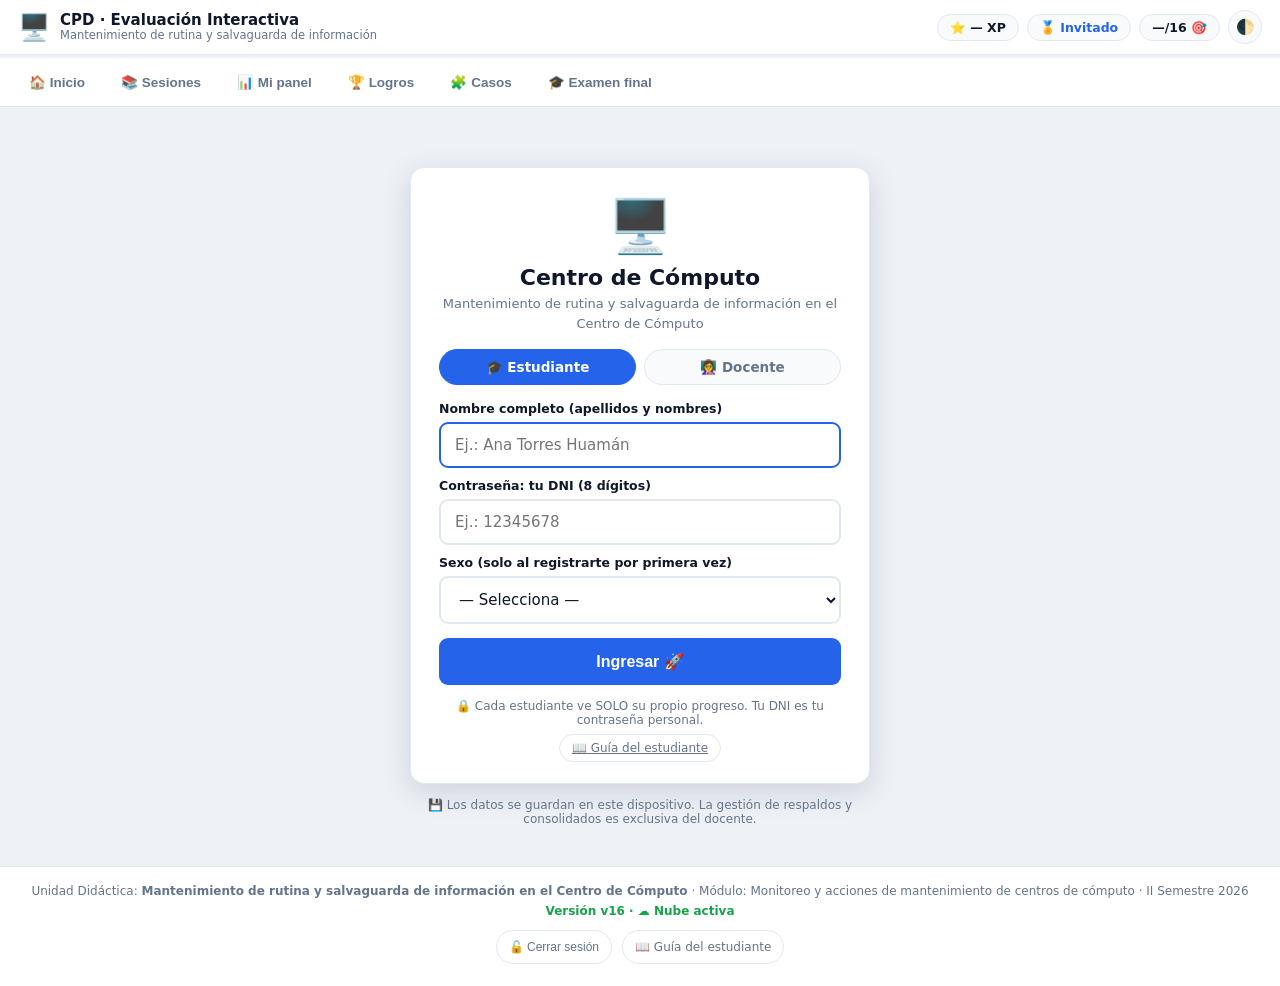
<file: index.html>
<!DOCTYPE html>
<html lang="es">
<head>
  <meta charset="UTF-8">
  <meta name="viewport" content="width=device-width, initial-scale=1.0">
  <meta name="description" content="Plataforma interactiva de evaluación del módulo: Mantenimiento de rutina y salvaguarda de información en el Centro de Cómputo. 16 sesiones con repaso ilustrado, retos gamificados y examen final con exportación a PDF.">
  <title>CPD · Mantenimiento de Rutina y Salvaguarda de Información</title>
  <link rel="stylesheet" href="css/styles.css?v=19">
  <script>
    // diagnóstico visible de errores de ejecución
    window.addEventListener('error', function (e) {
      try {
        var el = document.getElementById('errBanner');
        if (!el) {
          el = document.createElement('div');
          el.id = 'errBanner';
          el.style.cssText = 'position:fixed;bottom:0;left:0;right:0;z-index:99999;background:#7f1d1d;color:#fff;padding:10px 14px;font:12px/1.5 monospace;white-space:pre-wrap;';
          document.body.appendChild(el);
        }
        var det = (e.error && e.error.stack) ? ('\n' + e.error.stack) : '';
        el.textContent = '⚠ Error de ejecución: ' + (e.message || 'desconocido') + det + '\nFuente: ' + (e.filename || '—') + ' · Línea ' + (e.lineno || '—');
      } catch (ex) { /* silencioso */ }
    });
  </script>
</head>
<body>

  <header class="topbar">
    <div class="brand">
      <span class="brand-icon">🖥️</span>
      <span class="brand-text">
        <strong>CPD · Evaluación Interactiva</strong>
        <small>Mantenimiento de rutina y salvaguarda de información</small>
      </span>
    </div>
    <div class="hud">
      <div class="pill" title="Puntos de experiencia">⭐ <span id="xpVal">0</span> XP</div>
      <div class="pill lv" title="Tu nivel">🏅 <span id="lvName">Auxiliar</span></div>
      <div class="pill" title="Sesiones completadas"><span id="doneVal">0</span>/16 🎯</div>
      <button id="themeBtn" class="icon-btn" title="Cambiar tema claro/oscuro">🌓</button>
    </div>
  </header>

  <nav class="tabs" id="tabs" aria-label="Navegación principal">
    <button class="tab active" data-view="inicio">🏠 <span>Inicio</span></button>
    <button class="tab" data-view="sesiones">📚 <span>Sesiones</span></button>
    <button class="tab" data-view="panel">📊 <span>Mi panel</span></button>
    <button class="tab" data-view="logros">🏆 <span>Logros</span></button>
    <button class="tab" data-view="casos">🧩 <span>Casos</span></button>
    <button class="tab" data-view="examen">🎓 <span>Examen final</span></button>
  </nav>

  <main id="app" aria-live="polite"></main>

  <footer class="footer">
    <p>Unidad Didáctica: <strong>Mantenimiento de rutina y salvaguarda de información en el Centro de Cómputo</strong>
      · Módulo: Monitoreo y acciones de mantenimiento de centros de cómputo · II Semestre 2026
      <br><span style="color:var(--good);font-weight:700">Versión v16 · ☁️ Nube activa</span></p>
    <p class="footer-actions">
      <button id="btnLogout" class="link-btn">🔓 Cerrar sesión</button>
      <a class="link-btn" href="guia.html" style="text-decoration:none">📖 Guía del estudiante</a>
    </p>
  </footer>

  <div id="modalRoot" hidden></div>
  <div id="toastRoot" class="toast-root"></div>
  <div id="printArea" aria-hidden="true"></div>

  <script src="js/data1.js?v=19"></script>
  <script src="js/data2.js?v=19"></script>
  <script src="js/data3.js?v=19"></script>
  <script src="js/data4.js?v=19"></script>
  <script src="js/data5.js?v=19"></script>
  <script src="js/data6.js?v=19"></script>
  <script src="js/xlsx.js?v=19"></script>
  <script src="js/config.js?v=19"></script>
  <script src="js/app.js?v=19"></script>
</body>
</html>
</file>
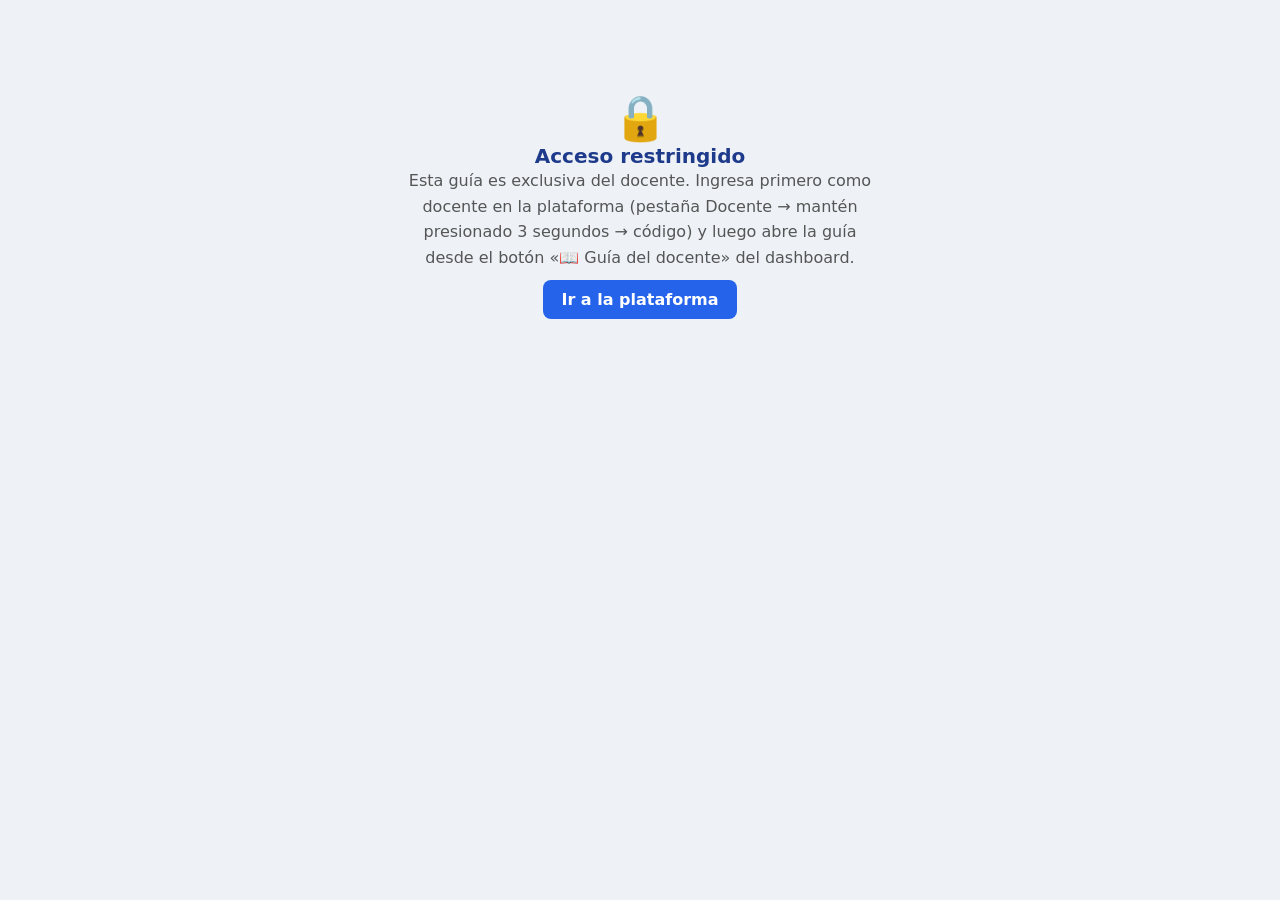
<file: guia-docente.html>
<!DOCTYPE html>
<html lang="es">
<head>
  <meta charset="UTF-8">
  <meta name="viewport" content="width=device-width, initial-scale=1.0">
  <title>Guía del docente — CPD · Evaluación Interactiva</title>
  <link rel="stylesheet" href="css/styles.css?v=7">
  <script>
    // Acceso restringido: solo se muestra si el docente ya ingresó su código
    (function () {
      var ok = false;
      try { ok = localStorage.getItem('cpd_teacher_open') === '1'; } catch (e) { /* ignorar */ }
      if (!ok) {
        document.addEventListener('DOMContentLoaded', function () {
          document.body.innerHTML =
            '<main style="max-width:520px;margin:8vh auto;padding:20px;font-family:Segoe UI,system-ui,sans-serif;text-align:center">' +
            '<div style="font-size:44px">🔒</div>' +
            '<h1 style="font-size:20px;color:#1e3a8a">Acceso restringido</h1>' +
            '<p style="color:#555;line-height:1.6">Esta guía es exclusiva del docente. Ingresa primero como docente en la plataforma (pestaña Docente → mantén presionado 3 segundos → código) y luego abre la guía desde el botón «📖 Guía del docente» del dashboard.</p>' +
            '<a href="index.html" style="display:inline-block;margin-top:10px;padding:10px 18px;background:#2563eb;color:#fff;border-radius:8px;text-decoration:none;font-weight:700">Ir a la plataforma</a>' +
            '</main>';
        });
      }
    })();
  </script>
  <style>
    .guide-wrap { max-width: 860px; margin: 0 auto; }
    .guide-hero { background: linear-gradient(135deg, #7c3aed, #5b21b6); color: #fff; border-radius: var(--radius); padding: 26px; margin: 18px 0; }
    .guide-hero h1 { font-size: 24px; margin-bottom: 6px; }
    .guide-hero p { font-size: 13.5px; opacity: .95; line-height: 1.6; }
    .g-toc { list-style: none; display: grid; grid-template-columns: repeat(auto-fit, minmax(240px, 1fr)); gap: 8px; }
    .g-toc a { display: block; padding: 9px 12px; border: 1px solid var(--border); border-radius: var(--radius-sm); text-decoration: none; color: var(--text); font-size: 13px; background: var(--card); }
    .g-toc a:hover { border-color: var(--primary); color: var(--primary); }
    .g-section { background: var(--card); border: 1px solid var(--border); border-radius: var(--radius); padding: 20px; margin: 14px 0; box-shadow: var(--shadow); }
    .g-section h2 { font-size: 18px; color: #1F4E79; margin-bottom: 10px; padding-bottom: 8px; border-bottom: 2px solid var(--primary-soft); }
    .g-section h3 { font-size: 15px; margin: 14px 0 6px; }
    .g-section p, .g-section li { font-size: 13.5px; line-height: 1.65; color: var(--text); }
    .g-section ul, .g-section ol { margin: 6px 0 6px 20px; }
    .g-code { display: inline-block; background: var(--primary-soft); color: var(--primary-dark); font-weight: 800; padding: 2px 10px; border-radius: 8px; font-family: Consolas, monospace; letter-spacing: 1px; }
    .g-note { background: var(--accent-soft); border: 1px dashed var(--accent); border-radius: var(--radius-sm); padding: 10px 14px; font-size: 13px; margin: 10px 0; line-height: 1.6; }
    .g-note strong { color: var(--gold); }
    .g-back { display: inline-flex; align-items: center; gap: 6px; margin: 18px 0 0; color: var(--primary); text-decoration: none; font-weight: 700; font-size: 14px; }
    .g-table { width: 100%; border-collapse: collapse; font-size: 12.5px; margin: 10px 0; }
    .g-table th, .g-table td { border: 1px solid var(--border); padding: 7px 9px; text-align: left; vertical-align: top; }
    .g-table th { background: var(--primary-soft); color: var(--primary-dark); }
  </style>
</head>
<body>
  <main class="guide-wrap">
    <a class="g-back" href="index.html">← Volver a la plataforma</a>

    <div class="guide-hero">
      <h1>👩‍🏫 Guía del docente</h1>
      <p>Control y monitoreo de la evaluación — Unidad Didáctica «Mantenimiento de rutina y salvaguarda de información en el Centro de Cómputo». Este documento es de uso exclusivo del docente: contiene el código de acceso.</p>
    </div>

    <div class="card">
      <h2 style="font-size:16px;color:#1F4E79;margin-bottom:10px">📑 Contenido</h2>
      <ul class="g-toc">
        <li><a href="#s1">1. Acceso docente</a></li>
        <li><a href="#s2">2. Dashboard: métricas generales</a></li>
        <li><a href="#s3">3. Cuadro estadístico</a></li>
        <li><a href="#s4">4. Promedio por sesión</a></li>
        <li><a href="#s5">5. Tabla de notas</a></li>
        <li><a href="#s6">6. Exportaciones (PDF · XLSX · base)</a></li>
        <li><a href="#s7">7. Unificar equipos</a></li>
        <li><a href="#s8">8. Reglas de evaluación</a></li>
        <li><a href="#s9">9. Preguntas frecuentes</a></li>
      </ul>
    </div>

    <div class="g-section" id="s1">
      <h2>1. Acceso docente (doble barrera)</h2>
      <p>En la pantalla de acceso aparece la pestaña <strong>👩‍🏫 Docente</strong>. Para ingresar:</p>
      <ol>
        <li>Toca la pestaña <strong>Docente</strong>.</li>
        <li><strong>Mantén presionado el botón morado durante 3 segundos</strong> (verás una barra de progreso llenarse). Un clic normal no hace nada: evita accesos accidentales de estudiantes.</li>
        <li>Se abrirá la ventana del código: ingrésalo y pulsa «Ingresar».</li>
      </ol>
      <p>Código de docente:</p>
      <p style="text-align:center"><span class="g-code">MMXXVIMASTER</span></p>
      <div class="g-note"><strong>📖 Esta guía web solo se muestra dentro de la sesión del docente:</strong> no está disponible en la pantalla de acceso ni antes de ingresar el código (la página se bloquea si no hay sesión docente activa en este navegador).</div>
      <p><strong>Accesos alternos (equivalentes):</strong></p>
      <ul>
        <li><strong>URL directa:</strong> agrega <code>#/consolidado</code> a la dirección de la página y pulsa Enter.</li>
        <li><strong>Atajo de teclado:</strong> <kbd>Ctrl</kbd> + <kbd>Shift</kbd> + <kbd>D</kbd> en cualquier momento.</li>
      </ul>
      <div class="g-note"><strong>🔒 Confidencialidad:</strong> este código NO aparece en la guía del estudiante. <strong>Antes de publicar la web en internet, cambia el código</strong>: edita <code>teacherCode</code> en <code>js/app.js</code> (función <code>newDB</code>) y actualiza la versión <code>?v=</code> de los scripts en <code>index.html</code>.</div>
    </div>

    <div class="g-section" id="s2">
      <h2>2. Dashboard: métricas generales</h2>
      <p>Al ingresar verás el panel de control con 5 tarjetas:</p>
      <ul>
        <li><strong>👥 Estudiantes registrados</strong> (total en este equipo).</li>
        <li><strong>📊 Promedio final del curso / 20</strong> (promedio de los promedios finales de todos los estudiantes).</li>
        <li><strong>✅ Aprobados (≥ 14)</strong> con cantidad y porcentaje.</li>
        <li><strong>⚠️ Desaprobados</strong> con cantidad y porcentaje.</li>
        <li><strong>⏳ Pendientes</strong> (sin evaluaciones) con cantidad y porcentaje.</li>
      </ul>
    </div>

    <div class="g-section" id="s3">
      <h2>3. Cuadro estadístico de estudiantes</h2>
      <p>Tabla con <strong>números y porcentajes</strong> de:</p>
      <table class="g-table">
        <tr><th>Indicador</th><th>Qué mide</th></tr>
        <tr><td>✅ Aprobados</td><td>Promedio final ≥ 14</td></tr>
        <tr><td>❌ Desaprobados</td><td>Con evaluaciones, promedio final &lt; 14</td></tr>
        <tr><td>⏳ Pendientes</td><td>Sin ninguna sesión rendida</td></tr>
        <tr><td>🏁 Terminados</td><td>Rindieron las 16 sesiones</td></tr>
        <tr><td>👨 Hombres / 👩 Mujeres</td><td>Según el sexo registrado al ingresar por primera vez</td></tr>
        <tr><td>❔ Sexo sin dato</td><td>Registros antiguos (antes de esta versión)</td></tr>
      </table>
    </div>

    <div class="g-section" id="s4">
      <h2>3B. Estadísticas generales por componente</h2>
      <p>Tabla con el rendimiento del curso en cada componente de evaluación:</p>
      <ul>
        <li><strong>📚 Sesiones</strong> (promedio de las 16): rendidos, promedio del curso, aprobados y % de aprobación.</li>
        <li><strong>🧩 Casos prácticos</strong>: rendidos, promedio, aprobados y % de aprobación.</li>
        <li><strong>🎓 Examen final</strong>: rendidos, promedio, aprobados y % de aprobación.</li>
      </ul>
      <p>Estos mismos datos van en la hoja «Resumen» del exportable XLSX.</p>
    </div>

    <div class="g-section" id="s4b">
      <h2>4. Promedio del curso por sesión</h2>
      <ul>
        <li>Barras con la <strong>nota promedio de cada sesión (S01–S16)</strong> entre todos los estudiantes que la rindieron.</li>
        <li>Colores de estado con leyenda: ✅ Aprobado (14–20) · ⚠️ Desaprobado (10–13.9) · ⛔ Crítico (0–9.9) · ▫️ Sin datos.</li>
        <li>Pasa el cursor sobre cada barra para ver cuántos estudiantes la rindieron.</li>
        <li>Ideal para detectar rápidamente qué temas requieren refuerzo en clase.</li>
      </ul>
    </div>

    <div class="g-section" id="s5">
      <h2>5. Tabla de notas</h2>
      <p>Una fila por estudiante con: <strong>nombre, DNI, sexo, nota de las 16 sesiones, promedio de sesiones, nota de casos prácticos, PROMEDIO FINAL, sesiones rendidas, examen final y estado</strong> (✅ Aprobado / ❌ Desaprobado / ⏳ Pendiente según el promedio final).</p>
      <ul>
        <li>La tabla se desplaza horizontalmente para ver todas las columnas.</li>
        <li><strong>🔍 Revisar</strong>: abre el detalle completo del estudiante — sus 16 notas de sesión con intentos, casos prácticos, examen final, XP y promedio final.</li>
        <li><strong>♻️ Eliminar resultados</strong>: borra las notas, intentos y XP del estudiante (pide confirmación) pero <strong>conserva su registro</strong> (nombre y DNI).</li>
        <li><strong>🗑️ Eliminar estudiante</strong>: elimina el registro completo (pide confirmación; es irreversible).</li>
        <li>El <strong>promedio final</strong> = (promedio de las 16 sesiones + nota de casos prácticos) ÷ 2.</li>
      </ul>
    </div>

    <div class="g-section" id="s5b">
      <h2>5B. Configuración de la evaluación</h2>
      <p>Tarjeta <strong>«⚙️ Configuración de la evaluación»</strong> del dashboard:</p>
      <ul>
        <li><strong>Nivel de evaluación</strong>: <strong>Básico</strong> (contenidos estándar), <strong>Intermedio</strong> y <strong>Avanzado</strong>. Cada nivel añade tarjetas de repaso y preguntas más exigentes a los 16 retos (los estudiantes ven la insignia del nivel en la sesión y en el repaso).</li>
        <li><strong>Intentos por reto / de casos / del examen</strong>: personalizables de 1 a 10.</li>
        <li>Pulsa <strong>«💾 Guardar configuración»</strong>. Aplica a todos los estudiantes de este equipo.</li>
      </ul>
    </div>

    <div class="g-section" id="s6">
      <h2>5C. Importar evidencias de Classroom</h2>
      <p>Cada estudiante entrega como tarea en Classroom <strong>su Excel de notas</strong> (y sus PDF). Para consolidar:</p>
      <ol>
        <li>Descarga de Classroom los archivos <strong>.xlsx</strong> de los estudiantes.</li>
        <li>En el dashboard docente pulsa <strong>«📥 Importar Excel de estudiantes»</strong> y selecciona todos los archivos a la vez (se permite selección múltiple).</li>
        <li>La plataforma lee la hoja «Consolidado» de cada Excel y une las mejores notas por estudiante y sesión (identifica por DNI).</li>
        <li>Verás el consolidado general con <strong>orden de mérito</strong>: 1.° 🥇 · 2.° 🥈 · 3.° 🥉 según el promedio final.</li>
      </ol>
    </div>

    <div class="g-section" id="s6">
      <h2>6. Exportaciones</h2>
      <table class="g-table">
        <tr><th>Botón</th><th>Formato</th><th>Para qué sirve</th></tr>
        <tr><td>📄 Exportar consolidado PDF</td><td>PDF (horizontal)</td><td>Reporte imprimible con resumen estadístico y tabla completa.</td></tr>
        <tr><td>📊 Exportar consolidado XLSX</td><td>Excel real (.xlsx)</td><td>Hoja «Consolidado» con todas las notas + hoja «Resumen» con el cuadro estadístico. Se abre en Excel/LibreOffice/Sheets.</td></tr>
        <tr><td>💾 Exportar base (JSON)</td><td>JSON</td><td>Respaldo completo de TODOS los estudiantes del equipo.</td></tr>
        <tr><td>📥 Importar base</td><td>JSON</td><td>Fusiona bases de otros equipos conservando el mejor puntaje por sesión.</td></tr>
      </table>
    </div>

    <div class="g-section" id="s7">
      <h2>7. Unificar varios equipos (p. ej., las 12 PCs del taller)</h2>
      <ol>
        <li>En cada equipo, entra al dashboard docente y pulsa <em>«💾 Exportar base»</em>.</li>
        <li>Lleva los archivos al equipo principal.</li>
        <li>En el equipo principal pulsa <em>«📥 Importar base»</em> con cada archivo.</li>
        <li>Los estudiantes se fusionan por nombre y DNI, conservando el mejor puntaje de cada sesión.</li>
        <li>Exporta el consolidado final en <strong>XLSX o PDF</strong>.</li>
      </ol>
    </div>

    <div class="g-section" id="s8">
      <h2>7B. Sincronización en la nube (Google Sheets)</h2>
      <p>Con la nube configurada, cada vez que un estudiante <strong>termina</strong> un reto, los casos o el examen, su resultado se envía automáticamente a tu hoja de Google, sin importar en qué dispositivo trabaje.</p>
      <ol>
        <li>Sigue los pasos del archivo <code>APPS_SCRIPT_GOOGLE.txt</code> (crear hoja → pegar el código en Apps Script → implementar como «Aplicación web» con acceso «Cualquier persona»).</li>
        <li>Pega la URL (termina en <code>/exec</code>) en <code>js/config.js</code> y sube los archivos a GitHub.</li>
        <li>En el dashboard docente aparecerá el botón <strong>«🔄 Sincronizar nube»</strong>: trae todos los registros de la hoja y consolida la mejor nota por estudiante y sesión.</li>
      </ol>
      <div class="g-note"><strong>💡</strong> Los envíos van sin contraseñas (solo nombre, DNI, tipo y nota). No compartas la hoja con estudiantes; la URL pública solo permite escribir registros, no leer la hoja.</div>
    </div>

    <div class="g-section" id="s8">
      <h2>8. Reglas de evaluación configuradas</h2>
      <ul>
        <li><strong>Escala:</strong> notas de 00 a 20 · Nota mínima aprobatoria: <strong>14</strong>.</li>
        <li><strong>Reintentos:</strong> máximo <strong>3</strong> por reto de sesión, por casuísticas y por examen. Se registra el mejor intento.</li>
        <li><strong>Casuísticas:</strong> se desbloquean al rendir las 16 sesiones; 4 casos con razonamiento lógico y comprensión lectora; su nota promedia con las sesiones para el promedio final.</li>
        <li><strong>Formalidad:</strong> durante las evaluaciones está deshabilitado copiar/pegar y el menú contextual; los estudiantes no pueden exportar/importar/reiniciar su progreso (solo el docente gestiona respaldos).</li>
        <li><strong>Identidad:</strong> cada estudiante ingresa con nombre completo + DNI (8 dígitos) como contraseña; cada uno ve solo su progreso.</li>
      </ul>
    </div>

    <div class="g-section" id="s9">
      <h2>9. Preguntas frecuentes</h2>
      <h3>Un estudiante olvidó su DNI registrado</h3>
      <p>Se ve en la columna DNI de la tabla de notas; puedes eliminarlo y pedirle que se registre de nuevo (perdería su progreso) o decirle su DNI para que reingrese.</p>
      <h3>¿Dónde se guardan los datos?</h3>
      <p>En el navegador de cada equipo (localStorage). No se envían a ningún servidor: por eso es clave exportar la base periódicamente.</p>
      <h3>¿Cómo cambio el código de docente?</h3>
      <p>En <code>js/app.js</code>, función <code>newDB</code>, campo <code>teacherCode</code>. Luego actualiza la versión <code>?v=</code> de los scripts en <code>index.html</code>.</p>
      <h3>¿Cómo se publica en internet?</h3>
      <p>Sube la carpeta a un repositorio GitHub y activa <strong>Settings → Pages → main / root</strong>. Detalles en <code>README.md</code>.</p>
    </div>

    <a class="g-back" href="index.html">← Volver a la plataforma</a>
    <p style="text-align:center;color:var(--muted);font-size:12px;margin:20px 0 30px">CPD · Evaluación Interactiva · Documento exclusivo del docente · II Semestre 2026</p>
  </main>
</body>
</html>
</file>
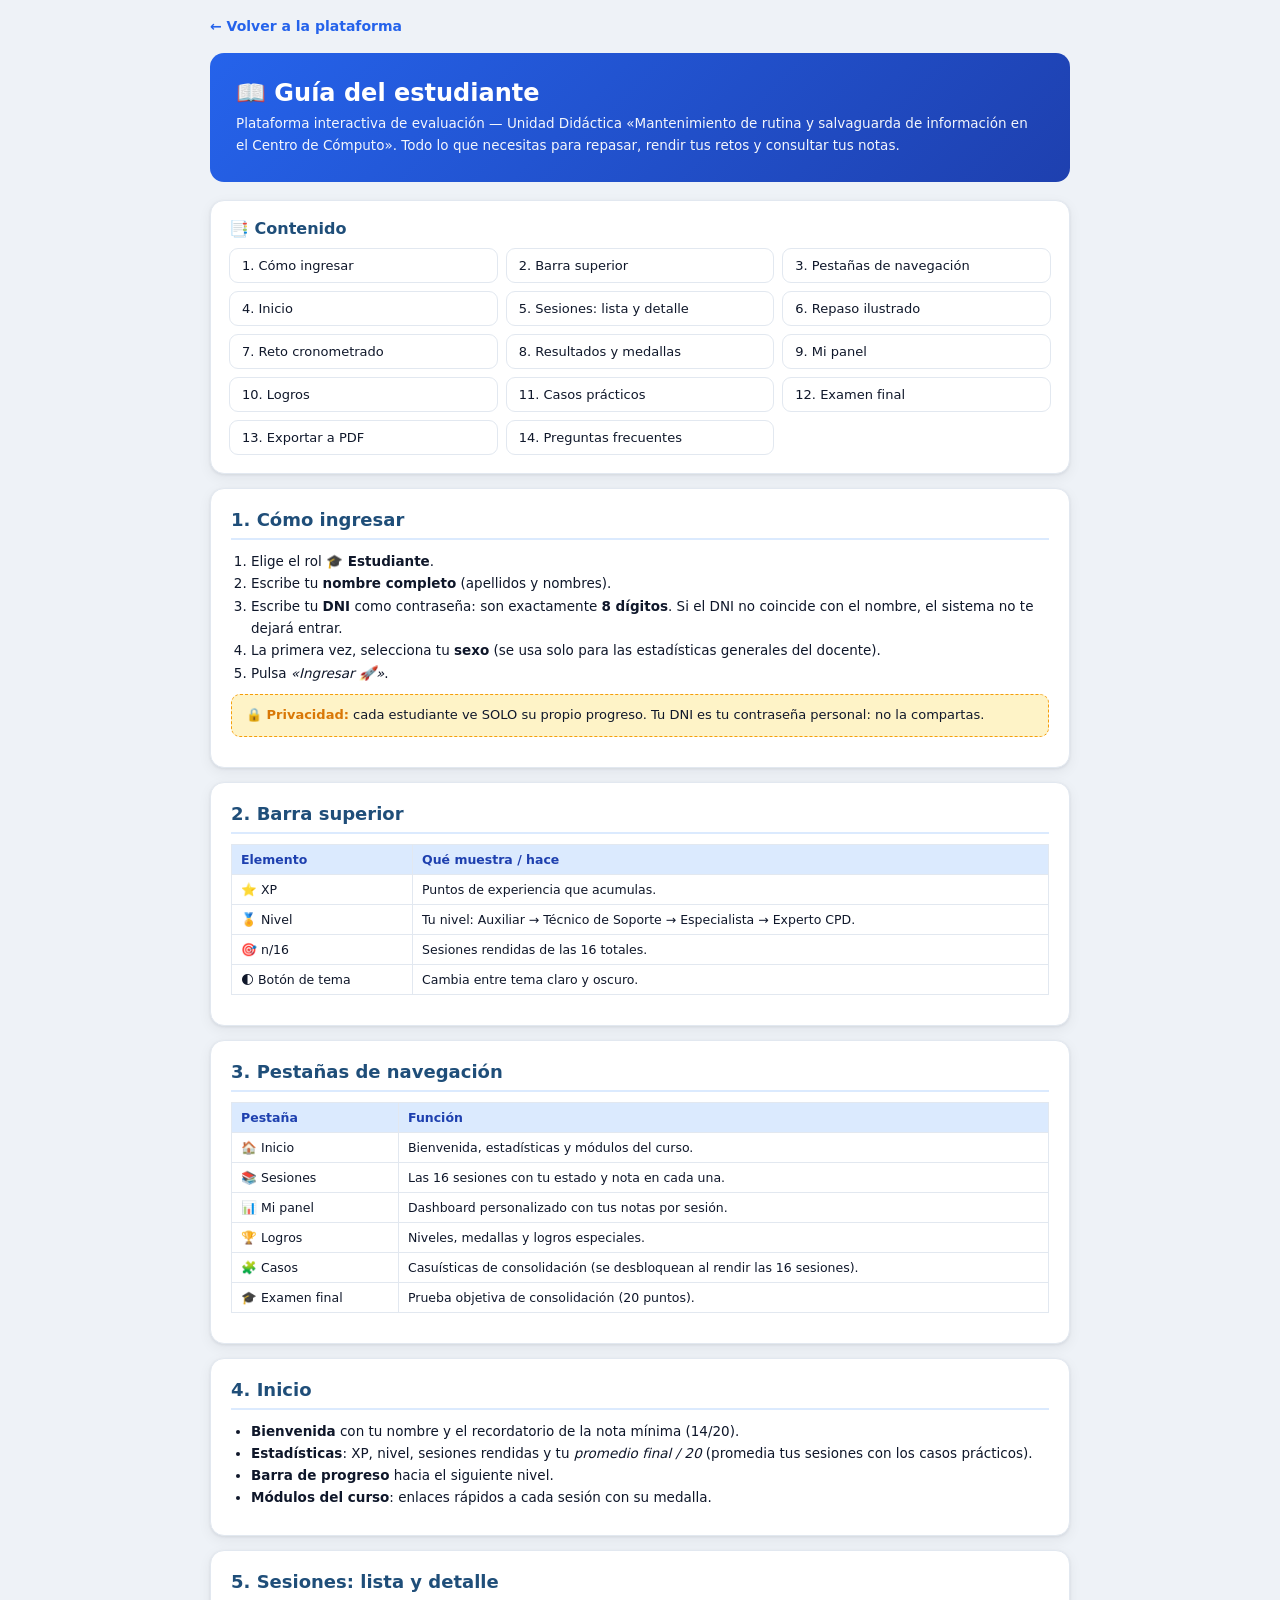
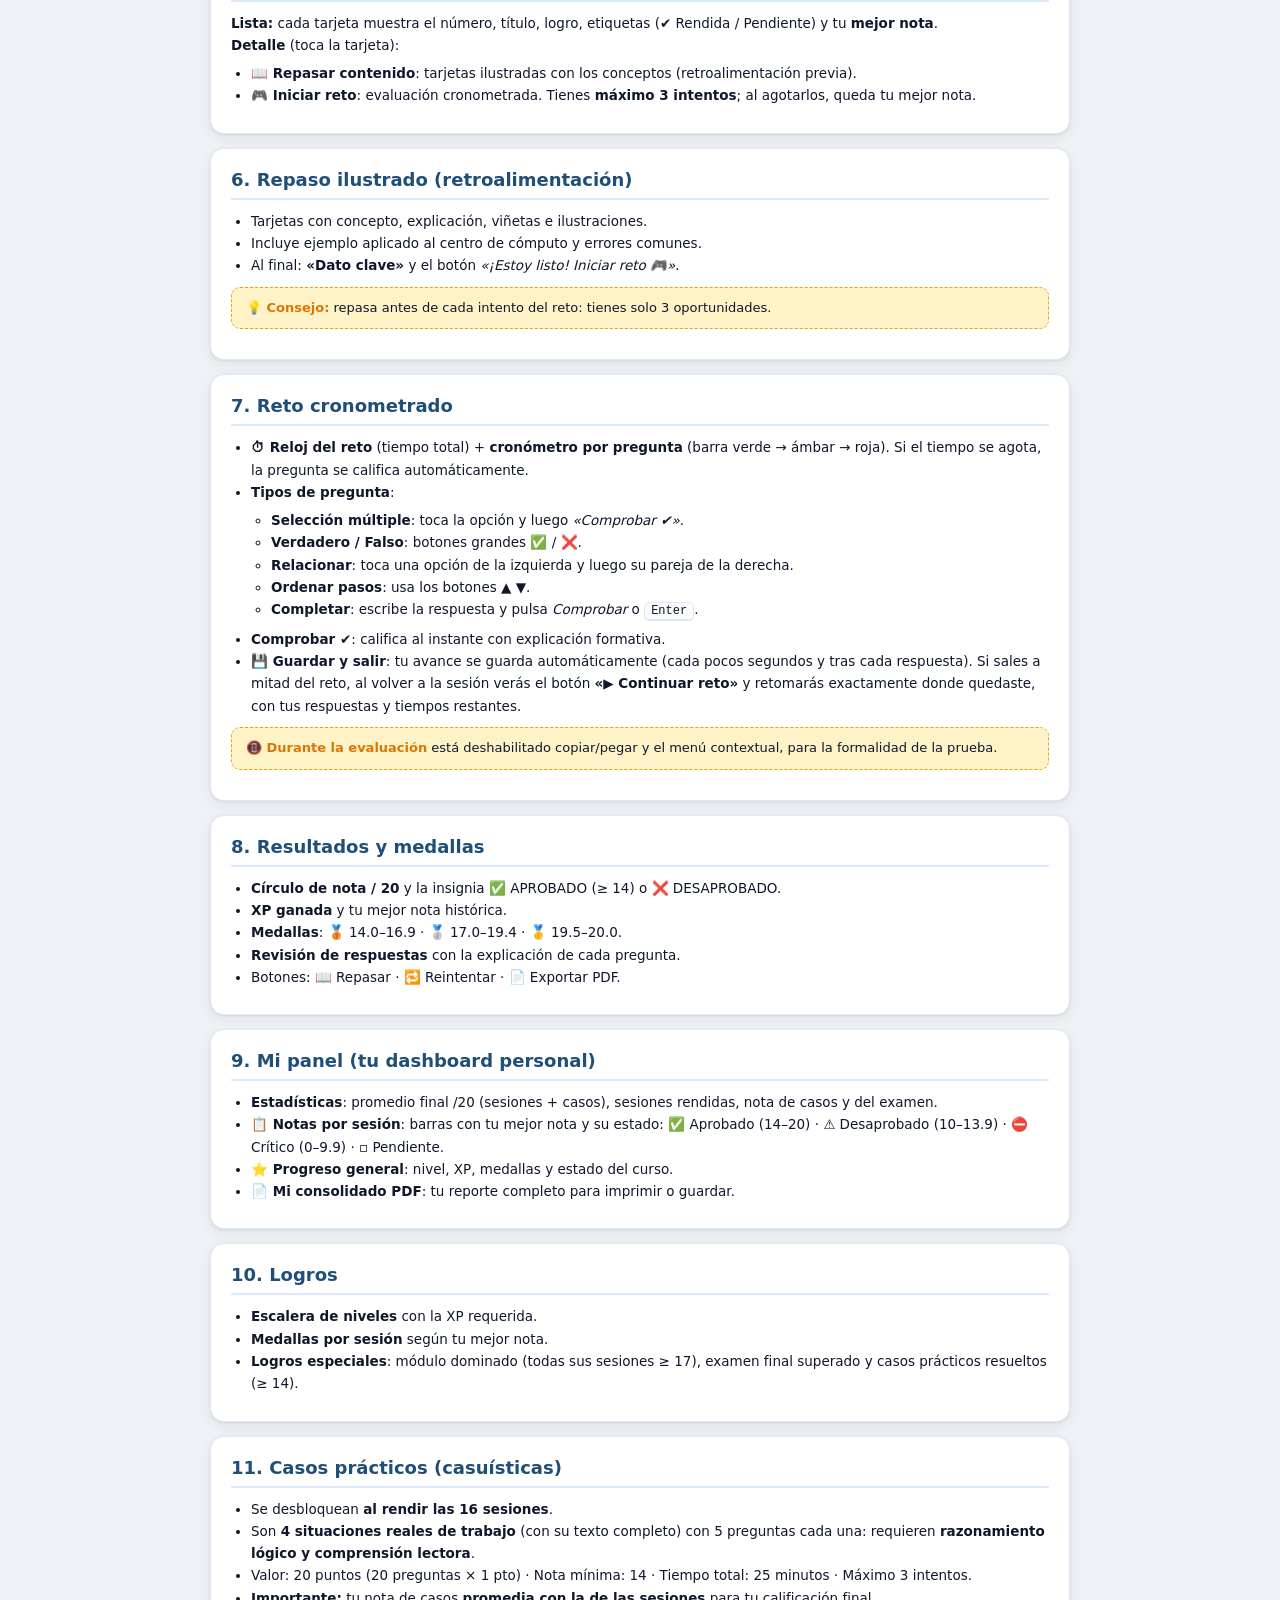
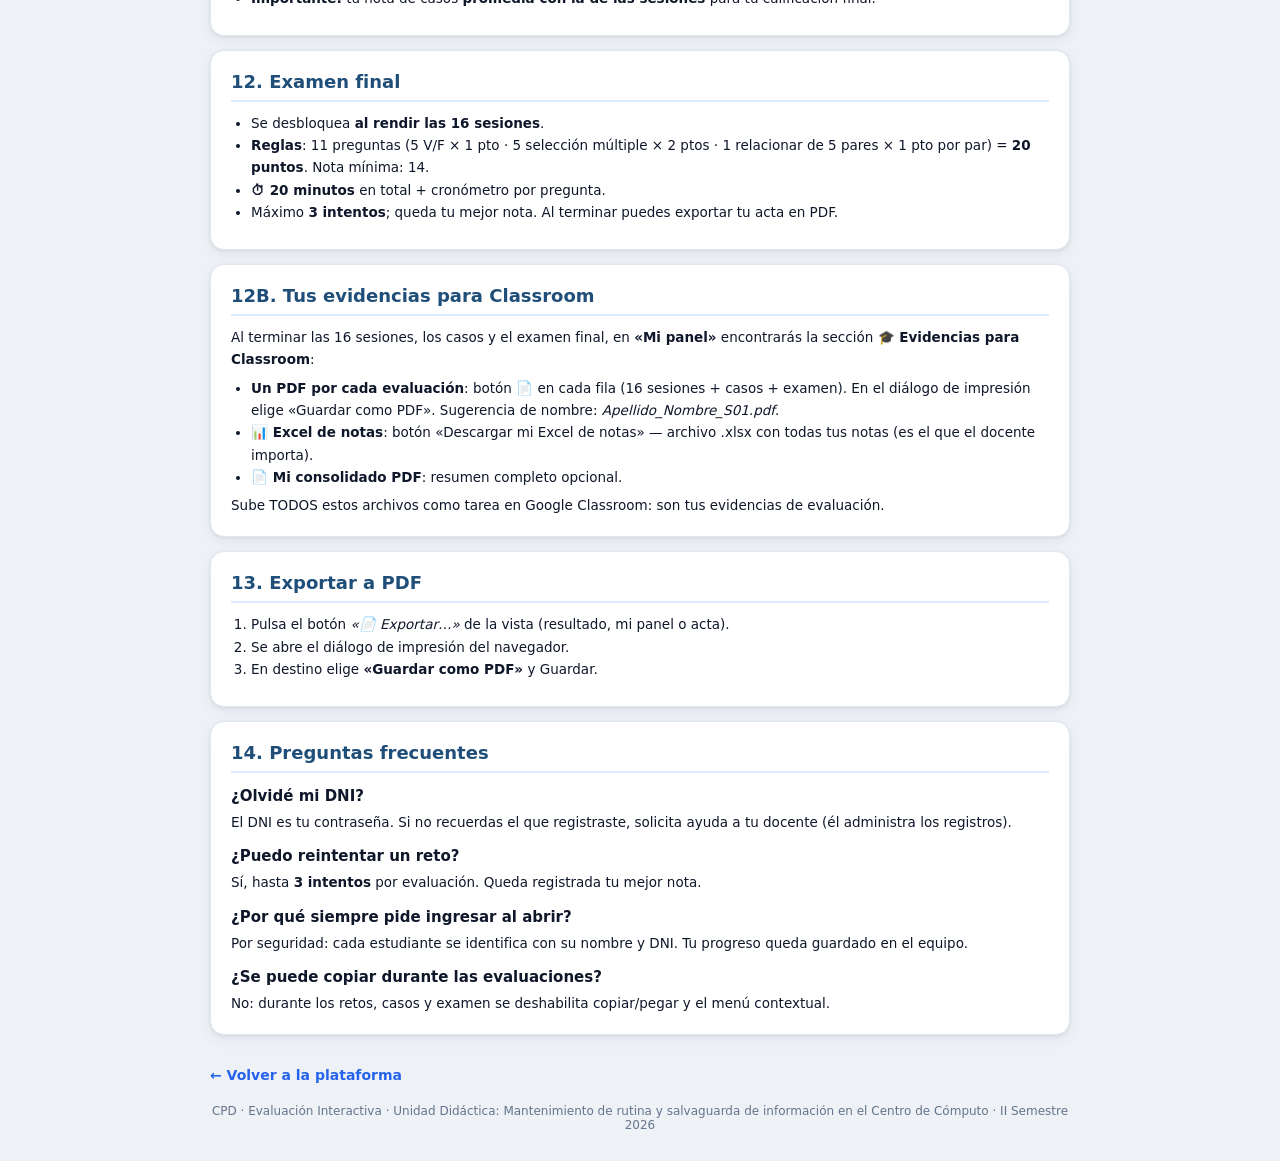
<file: guia.html>
<!DOCTYPE html>
<html lang="es">
<head>
  <meta charset="UTF-8">
  <meta name="viewport" content="width=device-width, initial-scale=1.0">
  <title>Guía del estudiante — CPD · Evaluación Interactiva</title>
  <link rel="stylesheet" href="css/styles.css?v=7">
  <style>
    .guide-wrap { max-width: 860px; margin: 0 auto; }
    .guide-hero { background: linear-gradient(135deg, #2563eb, #1e40af); color: #fff; border-radius: var(--radius); padding: 26px; margin: 18px 0; }
    .guide-hero h1 { font-size: 24px; margin-bottom: 6px; }
    .guide-hero p { font-size: 13.5px; opacity: .95; line-height: 1.6; }
    .g-toc { list-style: none; display: grid; grid-template-columns: repeat(auto-fit, minmax(240px, 1fr)); gap: 8px; }
    .g-toc a { display: block; padding: 9px 12px; border: 1px solid var(--border); border-radius: var(--radius-sm); text-decoration: none; color: var(--text); font-size: 13px; background: var(--card); }
    .g-toc a:hover { border-color: var(--primary); color: var(--primary); }
    .g-section { background: var(--card); border: 1px solid var(--border); border-radius: var(--radius); padding: 20px; margin: 14px 0; box-shadow: var(--shadow); }
    .g-section h2 { font-size: 18px; color: #1F4E79; margin-bottom: 10px; padding-bottom: 8px; border-bottom: 2px solid var(--primary-soft); }
    .g-section h3 { font-size: 15px; margin: 14px 0 6px; }
    .g-section p, .g-section li { font-size: 13.5px; line-height: 1.65; color: var(--text); }
    .g-section ul, .g-section ol { margin: 6px 0 6px 20px; }
    .g-note { background: var(--accent-soft); border: 1px dashed var(--accent); border-radius: var(--radius-sm); padding: 10px 14px; font-size: 13px; margin: 10px 0; line-height: 1.6; }
    .g-note strong { color: var(--gold); }
    .g-back { display: inline-flex; align-items: center; gap: 6px; margin: 18px 0 0; color: var(--primary); text-decoration: none; font-weight: 700; font-size: 14px; }
    .g-table { width: 100%; border-collapse: collapse; font-size: 12.5px; margin: 10px 0; }
    .g-table th, .g-table td { border: 1px solid var(--border); padding: 7px 9px; text-align: left; vertical-align: top; }
    .g-table th { background: var(--primary-soft); color: var(--primary-dark); }
    kbd { background: var(--bg-soft); border: 1px solid var(--border); border-bottom-width: 2px; border-radius: 5px; padding: 1px 6px; font-size: 12px; font-family: Consolas, monospace; }
  </style>
</head>
<body>
  <main class="guide-wrap">
    <a class="g-back" href="index.html">← Volver a la plataforma</a>

    <div class="guide-hero">
      <h1>📖 Guía del estudiante</h1>
      <p>Plataforma interactiva de evaluación — Unidad Didáctica «Mantenimiento de rutina y salvaguarda de información en el Centro de Cómputo». Todo lo que necesitas para repasar, rendir tus retos y consultar tus notas.</p>
    </div>

    <div class="card">
      <h2 style="font-size:16px;color:#1F4E79;margin-bottom:10px">📑 Contenido</h2>
      <ul class="g-toc">
        <li><a href="#s1">1. Cómo ingresar</a></li>
        <li><a href="#s2">2. Barra superior</a></li>
        <li><a href="#s3">3. Pestañas de navegación</a></li>
        <li><a href="#s4">4. Inicio</a></li>
        <li><a href="#s5">5. Sesiones: lista y detalle</a></li>
        <li><a href="#s6">6. Repaso ilustrado</a></li>
        <li><a href="#s7">7. Reto cronometrado</a></li>
        <li><a href="#s8">8. Resultados y medallas</a></li>
        <li><a href="#s9">9. Mi panel</a></li>
        <li><a href="#s10">10. Logros</a></li>
        <li><a href="#s11">11. Casos prácticos</a></li>
        <li><a href="#s12">12. Examen final</a></li>
        <li><a href="#s13">13. Exportar a PDF</a></li>
        <li><a href="#s14">14. Preguntas frecuentes</a></li>
      </ul>
    </div>

    <div class="g-section" id="s1">
      <h2>1. Cómo ingresar</h2>
      <ol>
        <li>Elige el rol <strong>🎓 Estudiante</strong>.</li>
        <li>Escribe tu <strong>nombre completo</strong> (apellidos y nombres).</li>
        <li>Escribe tu <strong>DNI</strong> como contraseña: son exactamente <strong>8 dígitos</strong>. Si el DNI no coincide con el nombre, el sistema no te dejará entrar.</li>
        <li>La primera vez, selecciona tu <strong>sexo</strong> (se usa solo para las estadísticas generales del docente).</li>
        <li>Pulsa <em>«Ingresar 🚀»</em>.</li>
      </ol>
      <div class="g-note"><strong>🔒 Privacidad:</strong> cada estudiante ve SOLO su propio progreso. Tu DNI es tu contraseña personal: no la compartas.</div>
    </div>

    <div class="g-section" id="s2">
      <h2>2. Barra superior</h2>
      <table class="g-table">
        <tr><th>Elemento</th><th>Qué muestra / hace</th></tr>
        <tr><td>⭐ XP</td><td>Puntos de experiencia que acumulas.</td></tr>
        <tr><td>🏅 Nivel</td><td>Tu nivel: Auxiliar → Técnico de Soporte → Especialista → Experto CPD.</td></tr>
        <tr><td>🎯 n/16</td><td>Sesiones rendidas de las 16 totales.</td></tr>
        <tr><td>🌓 Botón de tema</td><td>Cambia entre tema claro y oscuro.</td></tr>
      </table>
    </div>

    <div class="g-section" id="s3">
      <h2>3. Pestañas de navegación</h2>
      <table class="g-table">
        <tr><th>Pestaña</th><th>Función</th></tr>
        <tr><td>🏠 Inicio</td><td>Bienvenida, estadísticas y módulos del curso.</td></tr>
        <tr><td>📚 Sesiones</td><td>Las 16 sesiones con tu estado y nota en cada una.</td></tr>
        <tr><td>📊 Mi panel</td><td>Dashboard personalizado con tus notas por sesión.</td></tr>
        <tr><td>🏆 Logros</td><td>Niveles, medallas y logros especiales.</td></tr>
        <tr><td>🧩 Casos</td><td>Casuísticas de consolidación (se desbloquean al rendir las 16 sesiones).</td></tr>
        <tr><td>🎓 Examen final</td><td>Prueba objetiva de consolidación (20 puntos).</td></tr>
      </table>
    </div>

    <div class="g-section" id="s4">
      <h2>4. Inicio</h2>
      <ul>
        <li><strong>Bienvenida</strong> con tu nombre y el recordatorio de la nota mínima (14/20).</li>
        <li><strong>Estadísticas</strong>: XP, nivel, sesiones rendidas y tu <em>promedio final / 20</em> (promedia tus sesiones con los casos prácticos).</li>
        <li><strong>Barra de progreso</strong> hacia el siguiente nivel.</li>
        <li><strong>Módulos del curso</strong>: enlaces rápidos a cada sesión con su medalla.</li>
      </ul>
    </div>

    <div class="g-section" id="s5">
      <h2>5. Sesiones: lista y detalle</h2>
      <p><strong>Lista:</strong> cada tarjeta muestra el número, título, logro, etiquetas (✔ Rendida / Pendiente) y tu <strong>mejor nota</strong>.</p>
      <p><strong>Detalle</strong> (toca la tarjeta):</p>
      <ul>
        <li><strong>📖 Repasar contenido</strong>: tarjetas ilustradas con los conceptos (retroalimentación previa).</li>
        <li><strong>🎮 Iniciar reto</strong>: evaluación cronometrada. Tienes <strong>máximo 3 intentos</strong>; al agotarlos, queda tu mejor nota.</li>
      </ul>
    </div>

    <div class="g-section" id="s6">
      <h2>6. Repaso ilustrado (retroalimentación)</h2>
      <ul>
        <li>Tarjetas con concepto, explicación, viñetas e ilustraciones.</li>
        <li>Incluye ejemplo aplicado al centro de cómputo y errores comunes.</li>
        <li>Al final: <strong>«Dato clave»</strong> y el botón <em>«¡Estoy listo! Iniciar reto 🎮»</em>.</li>
      </ul>
      <div class="g-note"><strong>💡 Consejo:</strong> repasa antes de cada intento del reto: tienes solo 3 oportunidades.</div>
    </div>

    <div class="g-section" id="s7">
      <h2>7. Reto cronometrado</h2>
      <ul>
        <li><strong>⏱ Reloj del reto</strong> (tiempo total) + <strong>cronómetro por pregunta</strong> (barra verde → ámbar → roja). Si el tiempo se agota, la pregunta se califica automáticamente.</li>
        <li><strong>Tipos de pregunta</strong>:
          <ul>
            <li><strong>Selección múltiple</strong>: toca la opción y luego <em>«Comprobar ✔»</em>.</li>
            <li><strong>Verdadero / Falso</strong>: botones grandes ✅ / ❌.</li>
            <li><strong>Relacionar</strong>: toca una opción de la izquierda y luego su pareja de la derecha.</li>
            <li><strong>Ordenar pasos</strong>: usa los botones ▲ ▼.</li>
            <li><strong>Completar</strong>: escribe la respuesta y pulsa <em>Comprobar</em> o <kbd>Enter</kbd>.</li>
          </ul>
        </li>
        <li><strong>Comprobar ✔</strong>: califica al instante con explicación formativa.</li>
        <li><strong>💾 Guardar y salir</strong>: tu avance se guarda automáticamente (cada pocos segundos y tras cada respuesta). Si sales a mitad del reto, al volver a la sesión verás el botón <strong>«▶️ Continuar reto»</strong> y retomarás exactamente donde quedaste, con tus respuestas y tiempos restantes.</li>
      </ul>
      <div class="g-note"><strong>📵 Durante la evaluación</strong> está deshabilitado copiar/pegar y el menú contextual, para la formalidad de la prueba.</div>
    </div>

    <div class="g-section" id="s8">
      <h2>8. Resultados y medallas</h2>
      <ul>
        <li><strong>Círculo de nota / 20</strong> y la insignia ✅ APROBADO (≥ 14) o ❌ DESAPROBADO.</li>
        <li><strong>XP ganada</strong> y tu mejor nota histórica.</li>
        <li><strong>Medallas</strong>: 🥉 14.0–16.9 · 🥈 17.0–19.4 · 🥇 19.5–20.0.</li>
        <li><strong>Revisión de respuestas</strong> con la explicación de cada pregunta.</li>
        <li>Botones: 📖 Repasar · 🔁 Reintentar · 📄 Exportar PDF.</li>
      </ul>
    </div>

    <div class="g-section" id="s9">
      <h2>9. Mi panel (tu dashboard personal)</h2>
      <ul>
        <li><strong>Estadísticas</strong>: promedio final /20 (sesiones + casos), sesiones rendidas, nota de casos y del examen.</li>
        <li><strong>📋 Notas por sesión</strong>: barras con tu mejor nota y su estado: ✅ Aprobado (14–20) · ⚠️ Desaprobado (10–13.9) · ⛔ Crítico (0–9.9) · ▫️ Pendiente.</li>
        <li><strong>⭐ Progreso general</strong>: nivel, XP, medallas y estado del curso.</li>
        <li><strong>📄 Mi consolidado PDF</strong>: tu reporte completo para imprimir o guardar.</li>
      </ul>
    </div>

    <div class="g-section" id="s10">
      <h2>10. Logros</h2>
      <ul>
        <li><strong>Escalera de niveles</strong> con la XP requerida.</li>
        <li><strong>Medallas por sesión</strong> según tu mejor nota.</li>
        <li><strong>Logros especiales</strong>: módulo dominado (todas sus sesiones ≥ 17), examen final superado y casos prácticos resueltos (≥ 14).</li>
      </ul>
    </div>

    <div class="g-section" id="s11">
      <h2>11. Casos prácticos (casuísticas)</h2>
      <ul>
        <li>Se desbloquean <strong>al rendir las 16 sesiones</strong>.</li>
        <li>Son <strong>4 situaciones reales de trabajo</strong> (con su texto completo) con 5 preguntas cada una: requieren <strong>razonamiento lógico y comprensión lectora</strong>.</li>
        <li>Valor: 20 puntos (20 preguntas × 1 pto) · Nota mínima: 14 · Tiempo total: 25 minutos · Máximo 3 intentos.</li>
        <li><strong>Importante:</strong> tu nota de casos <strong>promedia con la de las sesiones</strong> para tu calificación final.</li>
      </ul>
    </div>

    <div class="g-section" id="s12">
      <h2>12. Examen final</h2>
      <ul>
        <li>Se desbloquea <strong>al rendir las 16 sesiones</strong>.</li>
        <li><strong>Reglas</strong>: 11 preguntas (5 V/F × 1 pto · 5 selección múltiple × 2 ptos · 1 relacionar de 5 pares × 1 pto por par) = <strong>20 puntos</strong>. Nota mínima: 14.</li>
        <li><strong>⏱ 20 minutos</strong> en total + cronómetro por pregunta.</li>
        <li>Máximo <strong>3 intentos</strong>; queda tu mejor nota. Al terminar puedes exportar tu acta en PDF.</li>
      </ul>
    </div>

    <div class="g-section" id="s12b">
      <h2>12B. Tus evidencias para Classroom</h2>
      <p>Al terminar las 16 sesiones, los casos y el examen final, en <strong>«Mi panel»</strong> encontrarás la sección <strong>🎓 Evidencias para Classroom</strong>:</p>
      <ul>
        <li><strong>Un PDF por cada evaluación</strong>: botón 📄 en cada fila (16 sesiones + casos + examen). En el diálogo de impresión elige «Guardar como PDF». Sugerencia de nombre: <em>Apellido_Nombre_S01.pdf</em>.</li>
        <li><strong>📊 Excel de notas</strong>: botón «Descargar mi Excel de notas» — archivo .xlsx con todas tus notas (es el que el docente importa).</li>
        <li><strong>📄 Mi consolidado PDF</strong>: resumen completo opcional.</li>
      </ul>
      <p>Sube TODOS estos archivos como tarea en Google Classroom: son tus evidencias de evaluación.</p>
    </div>

    <div class="g-section" id="s13">
      <h2>13. Exportar a PDF</h2>
      <ol>
        <li>Pulsa el botón <em>«📄 Exportar…»</em> de la vista (resultado, mi panel o acta).</li>
        <li>Se abre el diálogo de impresión del navegador.</li>
        <li>En destino elige <strong>«Guardar como PDF»</strong> y Guardar.</li>
      </ol>
    </div>

    <div class="g-section" id="s14">
      <h2>14. Preguntas frecuentes</h2>
      <h3>¿Olvidé mi DNI?</h3>
      <p>El DNI es tu contraseña. Si no recuerdas el que registraste, solicita ayuda a tu docente (él administra los registros).</p>
      <h3>¿Puedo reintentar un reto?</h3>
      <p>Sí, hasta <strong>3 intentos</strong> por evaluación. Queda registrada tu mejor nota.</p>
      <h3>¿Por qué siempre pide ingresar al abrir?</h3>
      <p>Por seguridad: cada estudiante se identifica con su nombre y DNI. Tu progreso queda guardado en el equipo.</p>
      <h3>¿Se puede copiar durante las evaluaciones?</h3>
      <p>No: durante los retos, casos y examen se deshabilita copiar/pegar y el menú contextual.</p>
    </div>

    <a class="g-back" href="index.html">← Volver a la plataforma</a>
    <p style="text-align:center;color:var(--muted);font-size:12px;margin:20px 0 30px">CPD · Evaluación Interactiva · Unidad Didáctica: Mantenimiento de rutina y salvaguarda de información en el Centro de Cómputo · II Semestre 2026</p>
  </main>
</body>
</html>
</file>
<file: css/styles.css>
/* ============================================================
   CPD · Evaluación Interactiva — Mantenimiento de rutina y
   salvaguarda de información en el Centro de Cómputo
   Responsive · Tema claro/oscuro · Impresión para PDF
   ============================================================ */

:root {
  --bg: #eef2f7;
  --bg-soft: #f8fafc;
  --card: #ffffff;
  --text: #0f172a;
  --muted: #64748b;
  --border: #e2e8f0;
  --primary: #2563eb;
  --primary-dark: #1e40af;
  --primary-soft: #dbeafe;
  --accent: #f59e0b;
  --accent-soft: #fef3c7;
  --good: #16a34a;
  --good-soft: #dcfce7;
  --bad: #dc2626;
  --bad-soft: #fee2e2;
  --gold: #d97706;
  --silver: #64748b;
  --bronze: #b45309;
  --shadow: 0 1px 3px rgba(15, 23, 42, .08), 0 4px 14px rgba(15, 23, 42, .06);
  --shadow-lg: 0 8px 30px rgba(15, 23, 42, .14);
  --radius: 14px;
  --radius-sm: 9px;
  --speed: .18s;
}

[data-theme="dark"] {
  --bg: #0b1220;
  --bg-soft: #101a2c;
  --card: #16233a;
  --text: #e2e8f0;
  --muted: #8fa3bd;
  --border: #263550;
  --primary: #60a5fa;
  --primary-dark: #3b82f6;
  --primary-soft: #1e3a5f;
  --accent: #fbbf24;
  --accent-soft: #3d2f12;
  --good: #4ade80;
  --good-soft: #14351f;
  --bad: #f87171;
  --bad-soft: #3d1414;
  --gold: #fbbf24;
  --silver: #94a3b8;
  --bronze: #f59e0b;
  --shadow: 0 1px 3px rgba(0, 0, 0, .4);
  --shadow-lg: 0 8px 30px rgba(0, 0, 0, .5);
}

* { box-sizing: border-box; margin: 0; padding: 0; }

html { scroll-behavior: smooth; }

body {
  font-family: "Segoe UI", system-ui, -apple-system, Roboto, Arial, sans-serif;
  background: var(--bg);
  color: var(--text);
  min-height: 100vh;
  display: flex;
  flex-direction: column;
  transition: background var(--speed), color var(--speed);
}

/* ---------------- Topbar ---------------- */
.topbar {
  display: flex;
  align-items: center;
  justify-content: space-between;
  gap: 12px;
  flex-wrap: wrap;
  padding: 10px 18px;
  background: var(--card);
  border-bottom: 1px solid var(--border);
  position: sticky;
  top: 0;
  z-index: 40;
}
.brand { display: flex; align-items: center; gap: 10px; }
.brand-icon { font-size: 26px; }
.brand-text { display: flex; flex-direction: column; line-height: 1.15; }
.brand-text strong { font-size: 15px; }
.brand-text small { color: var(--muted); font-size: 11.5px; }
.hud { display: flex; align-items: center; gap: 8px; flex-wrap: wrap; }
.pill {
  background: var(--bg-soft);
  border: 1px solid var(--border);
  border-radius: 999px;
  padding: 5px 12px;
  font-size: 12.5px;
  font-weight: 600;
  white-space: nowrap;
}
.pill.lv { color: var(--primary); }
.icon-btn {
  border: 1px solid var(--border);
  background: var(--bg-soft);
  color: var(--text);
  border-radius: 999px;
  width: 34px; height: 34px;
  cursor: pointer;
  font-size: 15px;
  transition: transform var(--speed);
}
.icon-btn:hover { transform: scale(1.08); }

/* ---------------- Tabs ---------------- */
.tabs {
  display: flex;
  gap: 6px;
  padding: 8px 14px;
  background: var(--card);
  border-bottom: 1px solid var(--border);
  position: sticky;
  top: 58px;
  z-index: 39;
  overflow-x: auto;
}
.tab {
  border: 1px solid transparent;
  background: transparent;
  color: var(--muted);
  padding: 7px 14px;
  border-radius: 999px;
  cursor: pointer;
  font-size: 13.5px;
  font-weight: 600;
  white-space: nowrap;
  transition: all var(--speed);
}
.tab:hover { color: var(--text); background: var(--bg-soft); }
.tab.active { background: var(--primary); color: #fff; border-color: var(--primary); }

/* ---------------- Layout ---------------- */
main#app {
  flex: 1;
  width: 100%;
  max-width: 1060px;
  margin: 0 auto;
  padding: 18px 14px 40px;
}
.footer {
  border-top: 1px solid var(--border);
  background: var(--card);
  padding: 14px 18px 22px;
  text-align: center;
  font-size: 12px;
  color: var(--muted);
  line-height: 1.7;
}
.footer-actions { margin-top: 8px; display: flex; gap: 10px; justify-content: center; flex-wrap: wrap; }
.link-btn {
  background: none;
  border: 1px solid var(--border);
  color: var(--muted);
  border-radius: 999px;
  padding: 6px 12px;
  font-size: 12px;
  cursor: pointer;
}
.link-btn:hover { color: var(--text); border-color: var(--primary); }
.link-btn.danger:hover { color: var(--bad); border-color: var(--bad); }

/* ---------------- Utilidades ---------------- */
.card {
  background: var(--card);
  border: 1px solid var(--border);
  border-radius: var(--radius);
  box-shadow: var(--shadow);
  padding: 18px;
}
.grid { display: grid; gap: 14px; }
.grid-2 { grid-template-columns: repeat(auto-fit, minmax(280px, 1fr)); }
.grid-3 { grid-template-columns: repeat(auto-fit, minmax(230px, 1fr)); }
.grid-4 { grid-template-columns: repeat(auto-fit, minmax(160px, 1fr)); }
.muted { color: var(--muted); }
.center { text-align: center; }
.hidden { display: none !important; }

.btn {
  display: inline-flex;
  align-items: center;
  justify-content: center;
  gap: 8px;
  border: none;
  border-radius: var(--radius-sm);
  padding: 11px 20px;
  font-size: 14.5px;
  font-weight: 700;
  cursor: pointer;
  transition: all var(--speed);
  text-decoration: none;
}
.btn:disabled { opacity: .45; cursor: not-allowed; }
.btn-primary { background: var(--primary); color: #fff; }
.btn-primary:hover:not(:disabled) { background: var(--primary-dark); transform: translateY(-1px); }
.btn-secondary { background: var(--primary-soft); color: var(--primary-dark); }
.btn-secondary:hover:not(:disabled) { filter: brightness(.95); }
.btn-ghost { background: transparent; border: 1.5px solid var(--border); color: var(--text); }
.btn-ghost:hover:not(:disabled) { border-color: var(--primary); color: var(--primary); }
.btn-good { background: var(--good); color: #fff; }
.btn-good:hover:not(:disabled) { filter: brightness(.92); }
.btn-warn { background: var(--accent); color: #201500; }
.btn-big { padding: 14px 28px; font-size: 16px; }

h1.page-title { font-size: 22px; margin-bottom: 6px; }
h2.sec-title { font-size: 18px; margin-bottom: 10px; }
.subtitle { color: var(--muted); font-size: 13.5px; margin-bottom: 16px; line-height: 1.55; }

/* ---------------- Inicio ---------------- */
.hero {
  background: linear-gradient(135deg, var(--primary) 0%, var(--primary-dark) 100%);
  color: #fff;
  border-radius: var(--radius);
  padding: 26px 24px;
  box-shadow: var(--shadow-lg);
  position: relative;
  overflow: hidden;
}
.hero h1 { font-size: 24px; margin-bottom: 8px; }
.hero p { font-size: 14px; opacity: .94; max-width: 640px; line-height: 1.6; }
.hero .hero-emoji { position: absolute; right: 18px; top: 12px; font-size: 56px; opacity: .35; }

.stats-row { display: grid; grid-template-columns: repeat(auto-fit, minmax(150px, 1fr)); gap: 12px; margin: 16px 0; }
.stat-card {
  background: var(--card);
  border: 1px solid var(--border);
  border-radius: var(--radius);
  padding: 14px;
  text-align: center;
  box-shadow: var(--shadow);
}
.stat-card .stat-emoji { font-size: 24px; }
.stat-card .stat-val { font-size: 22px; font-weight: 800; margin: 4px 0 2px; }
.stat-card .stat-label { font-size: 11.5px; color: var(--muted); }

.level-strip { margin: 14px 0; }
.level-row { display: flex; justify-content: space-between; font-size: 11px; color: var(--muted); margin-bottom: 4px; }
.progress-track {
  background: var(--bg-soft);
  border: 1px solid var(--border);
  height: 12px;
  border-radius: 999px;
  overflow: hidden;
}
.progress-fill {
  height: 100%;
  width: 0%;
  background: linear-gradient(90deg, var(--accent), var(--primary));
  border-radius: 999px;
  transition: width .5s ease;
}

.module-card {
  background: var(--card);
  border: 1px solid var(--border);
  border-radius: var(--radius);
  padding: 16px;
  box-shadow: var(--shadow);
}
.module-card h3 { display: flex; align-items: center; gap: 8px; font-size: 16px; margin-bottom: 10px; }
.module-dot { width: 12px; height: 12px; border-radius: 50%; display: inline-block; }
.session-mini {
  display: flex;
  align-items: center;
  gap: 10px;
  padding: 8px 10px;
  border-radius: var(--radius-sm);
  text-decoration: none;
  color: var(--text);
  font-size: 13.5px;
  transition: background var(--speed);
}
.session-mini:hover { background: var(--bg-soft); }
.session-mini .sm-num {
  width: 30px; height: 30px;
  border-radius: 50%;
  background: var(--bg-soft);
  border: 1px solid var(--border);
  display: flex; align-items: center; justify-content: center;
  font-weight: 700; font-size: 12px; flex-shrink: 0;
}
.session-mini .sm-medal { margin-left: auto; font-size: 15px; }

/* ---------------- Sesiones ---------------- */
.ses-list { display: flex; flex-direction: column; gap: 14px; }
.ses-card {
  display: flex;
  gap: 14px;
  align-items: center;
  background: var(--card);
  border: 1px solid var(--border);
  border-radius: var(--radius);
  padding: 14px 16px;
  box-shadow: var(--shadow);
  cursor: pointer;
  transition: transform var(--speed), box-shadow var(--speed);
}
.ses-card:hover { transform: translateY(-2px); box-shadow: var(--shadow-lg); }
.ses-card .ses-emoji { font-size: 30px; flex-shrink: 0; }
.ses-card .ses-info { flex: 1; min-width: 0; }
.ses-card .ses-info h3 { font-size: 15px; margin-bottom: 3px; }
.ses-card .ses-info p { font-size: 12.5px; color: var(--muted); line-height: 1.45; }
.ses-card .ses-status { text-align: right; flex-shrink: 0; }
.ses-card .ses-medal { font-size: 22px; display: block; }
.ses-card .ses-score { font-size: 12px; color: var(--muted); }
.tag {
  display: inline-block;
  font-size: 10.5px;
  font-weight: 700;
  padding: 2px 8px;
  border-radius: 999px;
  background: var(--primary-soft);
  color: var(--primary-dark);
}
.tag.done { background: var(--good-soft); color: var(--good); }

/* ---------------- Detalle de sesión ---------------- */
.session-header { display: flex; align-items: center; gap: 14px; margin-bottom: 16px; flex-wrap: wrap; }
.session-header .ses-emoji { font-size: 42px; }
.session-header h1 { font-size: 21px; }
.session-header .subtitle { margin-bottom: 0; }
.back-link {
  display: inline-flex; align-items: center; gap: 6px;
  color: var(--primary);
  text-decoration: none;
  font-size: 13px;
  font-weight: 600;
  margin-bottom: 12px;
}
.back-link:hover { text-decoration: underline; }
.choice-grid { display: grid; gap: 12px; }
.choice-card {
  border: 1.5px solid var(--border);
  border-radius: var(--radius);
  padding: 16px;
  background: var(--card);
  box-shadow: var(--shadow);
  text-align: left;
  transition: all var(--speed);
}
.choice-card:hover { transform: translateY(-2px); box-shadow: var(--shadow-lg); }
.choice-card .cc-title { font-weight: 700; font-size: 14.5px; margin-bottom: 6px; display: flex; align-items: center; gap: 8px; }
.choice-card p { font-size: 13px; color: var(--muted); line-height: 1.55; }

/* ---------------- Revisión (flashcards) ---------------- */
.flash {
  background: var(--card);
  border: 1px solid var(--border);
  border-left: 5px solid var(--primary);
  border-radius: var(--radius);
  padding: 16px;
  box-shadow: var(--shadow);
}
.flash .flash-icon { font-size: 26px; }
.flash h3 { font-size: 15px; margin: 8px 0 6px; }
.flash p { font-size: 13.5px; color: var(--muted); line-height: 1.6; }
.tip-box {
  background: var(--accent-soft);
  border: 1px dashed var(--accent);
  border-radius: var(--radius);
  padding: 14px 16px;
  font-size: 13.5px;
  line-height: 1.6;
  margin: 14px 0;
}
.tip-box strong { color: var(--gold); }

/* ---------------- Quiz ---------------- */
.quiz-head {
  display: flex;
  align-items: center;
  justify-content: space-between;
  gap: 10px;
  margin-bottom: 12px;
  flex-wrap: wrap;
}
.quiz-dots { display: flex; gap: 5px; flex-wrap: wrap; }
.dot {
  width: 10px; height: 10px;
  border-radius: 50%;
  background: var(--border);
  transition: all var(--speed);
}
.dot.cur { background: var(--primary); transform: scale(1.25); }
.dot.ok { background: var(--good); }
.dot.bad { background: var(--bad); }
.question-card { padding: 22px; }
.question-text { font-size: 17px; font-weight: 700; margin-bottom: 14px; line-height: 1.5; }
.question-img {
  border: 1px solid var(--border);
  border-radius: var(--radius);
  background: var(--bg-soft);
  padding: 12px;
  text-align: center;
  margin-bottom: 14px;
}
.question-img svg { max-width: 100%; height: auto; }

.opt {
  display: flex;
  align-items: center;
  gap: 12px;
  width: 100%;
  text-align: left;
  border: 1.5px solid var(--border);
  background: var(--card);
  color: var(--text);
  border-radius: var(--radius-sm);
  padding: 12px 14px;
  font-size: 14px;
  cursor: pointer;
  transition: all var(--speed);
  margin-bottom: 8px;
}
.opt:hover:not(:disabled) { border-color: var(--primary); background: var(--primary-soft); }
.opt .opt-letter {
  width: 26px; height: 26px;
  flex-shrink: 0;
  border-radius: 50%;
  background: var(--bg-soft);
  border: 1px solid var(--border);
  display: flex; align-items: center; justify-content: center;
  font-weight: 700; font-size: 12.5px;
}
.opt.sel { border-color: var(--primary); background: var(--primary-soft); }
.opt.sel .opt-letter { background: var(--primary); color: #fff; border-color: var(--primary); }
.opt.correct { border-color: var(--good); background: var(--good-soft); }
.opt.correct .opt-letter { background: var(--good); color: #fff; border-color: var(--good); }
.opt.wrong { border-color: var(--bad); background: var(--bad-soft); }
.opt.wrong .opt-letter { background: var(--bad); color: #fff; border-color: var(--bad); }
.opt:disabled { cursor: default; }

.feedback-box {
  border-radius: var(--radius-sm);
  padding: 13px 15px;
  font-size: 13.5px;
  line-height: 1.6;
  margin-top: 12px;
  animation: pop .25s ease;
}
.feedback-box.good { background: var(--good-soft); border: 1px solid var(--good); color: var(--good); }
.feedback-box.bad { background: var(--bad-soft); border: 1px solid var(--bad); color: var(--bad); }
.feedback-box .fb-title { font-weight: 800; margin-bottom: 4px; }
.feedback-box p { color: var(--text); }

@keyframes pop { from { transform: scale(.97); opacity: .6; } to { transform: scale(1); opacity: 1; } }

/* Verdadero / Falso */
.tf-row { display: flex; gap: 12px; flex-wrap: wrap; }
.tf-btn {
  flex: 1;
  min-width: 150px;
  border: 2px solid var(--border);
  border-radius: var(--radius);
  padding: 22px 14px;
  font-size: 16px;
  font-weight: 800;
  background: var(--card);
  cursor: pointer;
  transition: all var(--speed);
  text-align: center;
}
.tf-btn:hover:not(:disabled) { border-color: var(--primary); }
.tf-btn.sel { border-color: var(--primary); background: var(--primary-soft); color: var(--primary-dark); }
.tf-btn.correct { border-color: var(--good); background: var(--good-soft); color: var(--good); }
.tf-btn.wrong { border-color: var(--bad); background: var(--bad-soft); color: var(--bad); }
.tf-btn:disabled { cursor: default; }

/* Relacionar */
.match-wrap { display: grid; grid-template-columns: 1fr 1fr; gap: 10px; }
@media (max-width: 640px) { .match-wrap { grid-template-columns: 1fr; } }
.match-col { display: flex; flex-direction: column; gap: 8px; }
.match-item {
  border: 1.5px solid var(--border);
  border-radius: var(--radius-sm);
  padding: 10px 12px;
  font-size: 13px;
  background: var(--card);
  cursor: pointer;
  transition: all var(--speed);
  text-align: left;
}
.match-item:hover:not(:disabled) { border-color: var(--primary); }
.match-item.act { border-color: var(--primary); background: var(--primary-soft); }
.match-item.paired { border-color: var(--accent); background: var(--accent-soft); }
.match-item.correct { border-color: var(--good); background: var(--good-soft); }
.match-item.wrong { border-color: var(--bad); background: var(--bad-soft); }
.match-item:disabled { cursor: default; }
.match-hint { font-size: 12px; color: var(--muted); margin-top: 6px; }

/* Ordenar */
.order-item {
  display: flex;
  align-items: center;
  gap: 10px;
  border: 1.5px solid var(--border);
  border-radius: var(--radius-sm);
  padding: 10px 12px;
  margin-bottom: 8px;
  background: var(--card);
  font-size: 13.5px;
}
.order-item .ord-idx {
  width: 24px; height: 24px;
  border-radius: 50%;
  background: var(--primary-soft);
  color: var(--primary-dark);
  font-weight: 800;
  font-size: 12px;
  display: flex; align-items: center; justify-content: center;
  flex-shrink: 0;
}
.order-item .ord-text { flex: 1; }
.order-item .ord-btns { display: flex; gap: 4px; }
.order-item.correct { border-color: var(--good); background: var(--good-soft); }
.order-item.wrong { border-color: var(--bad); background: var(--bad-soft); }
.ord-btn {
  width: 30px; height: 30px;
  border: 1px solid var(--border);
  background: var(--bg-soft);
  border-radius: 8px;
  cursor: pointer;
  color: var(--text);
  font-size: 12px;
}
.ord-btn:hover:not(:disabled) { border-color: var(--primary); color: var(--primary); }
.ord-btn:disabled { opacity: .35; cursor: default; }

/* Completar */
.fill-input {
  width: 100%;
  max-width: 420px;
  border: 2px solid var(--border);
  border-radius: var(--radius-sm);
  padding: 12px 14px;
  font-size: 15px;
  background: var(--card);
  color: var(--text);
  font-family: inherit;
}
.fill-input:focus { outline: none; border-color: var(--primary); }
.fill-input.correct { border-color: var(--good); background: var(--good-soft); }
.fill-input.wrong { border-color: var(--bad); background: var(--bad-soft); }

.quiz-actions { display: flex; gap: 10px; margin-top: 18px; flex-wrap: wrap; }

/* ---------------- Resultados ---------------- */
.result-wrap { max-width: 640px; margin: 0 auto; }
.score-circle {
  width: 150px; height: 150px;
  border-radius: 50%;
  margin: 6px auto 14px;
  display: flex;
  flex-direction: column;
  align-items: center;
  justify-content: center;
  border: 10px solid var(--border);
  transition: all .6s ease;
}
.score-circle .sc-val { font-size: 34px; font-weight: 900; }
.score-circle .sc-label { font-size: 11px; color: var(--muted); }
.score-circle.good { border-color: var(--good); }
.score-circle.mid { border-color: var(--accent); }
.score-circle.bad { border-color: var(--bad); }
.medal-big { font-size: 54px; text-align: center; margin-bottom: 4px; }
.result-stats { display: flex; gap: 10px; justify-content: center; flex-wrap: wrap; margin: 12px 0; }
.review-item {
  border: 1px solid var(--border);
  border-radius: var(--radius-sm);
  padding: 12px 14px;
  margin-bottom: 10px;
  font-size: 13px;
  line-height: 1.55;
  background: var(--bg-soft);
}
.review-item .ri-q { font-weight: 700; margin-bottom: 5px; }
.review-item.ok { border-left: 4px solid var(--good); }
.review-item.no { border-left: 4px solid var(--bad); }

/* ---------------- Logros ---------------- */
.badge-grid { display: grid; grid-template-columns: repeat(auto-fill, minmax(130px, 1fr)); gap: 12px; }
.badge {
  background: var(--card);
  border: 1px solid var(--border);
  border-radius: var(--radius);
  padding: 14px;
  text-align: center;
  box-shadow: var(--shadow);
  transition: transform var(--speed);
}
.badge:hover { transform: translateY(-3px); }
.badge .badge-emoji { font-size: 32px; }
.badge .badge-name { font-size: 12.5px; font-weight: 700; margin-top: 6px; line-height: 1.3; }
.badge .badge-cond { font-size: 11px; color: var(--muted); margin-top: 3px; }
.badge.locked { opacity: .4; filter: grayscale(1); }
.level-ladder { display: flex; flex-direction: column; gap: 10px; }
.level-step {
  display: flex;
  align-items: center;
  gap: 12px;
  border: 1.5px solid var(--border);
  border-radius: var(--radius);
  padding: 12px 14px;
  background: var(--card);
}
.level-step.reached { border-color: var(--primary); background: var(--primary-soft); }
.level-step .ls-emoji { font-size: 26px; }
.level-step .ls-info { flex: 1; }
.level-step .ls-info strong { font-size: 14px; }
.level-step .ls-info small { display: block; color: var(--muted); font-size: 11.5px; }

/* ---------------- Examen final ---------------- */
.exam-hero {
  background: linear-gradient(135deg, #7c3aed, #4c1d95);
  color: #fff;
  border-radius: var(--radius);
  padding: 24px;
  box-shadow: var(--shadow-lg);
  text-align: center;
  margin-bottom: 16px;
}
.exam-hero h1 { font-size: 23px; margin-bottom: 8px; }
.exam-hero p { font-size: 13.5px; opacity: .95; line-height: 1.6; max-width: 560px; margin: 0 auto; }
.exam-rule {
  display: flex;
  gap: 12px;
  align-items: flex-start;
  border: 1px solid var(--border);
  border-radius: var(--radius-sm);
  padding: 12px 14px;
  margin-bottom: 10px;
  font-size: 13.5px;
  background: var(--card);
}
.exam-rule .er-emoji { font-size: 20px; }

/* ---------------- Modal ---------------- */
.modal-back {
  position: fixed;
  inset: 0;
  background: rgba(8, 12, 24, .6);
  display: flex;
  align-items: center;
  justify-content: center;
  z-index: 100;
  padding: 16px;
  animation: fade .18s ease;
}
@keyframes fade { from { opacity: 0; } to { opacity: 1; } }
.modal-box {
  background: var(--card);
  border: 1px solid var(--border);
  border-radius: var(--radius);
  box-shadow: var(--shadow-lg);
  padding: 22px;
  width: 100%;
  max-width: 440px;
  animation: pop .2s ease;
}
.modal-box h3 { margin-bottom: 10px; font-size: 16.5px; }
.modal-box p { font-size: 13.5px; color: var(--muted); line-height: 1.6; margin-bottom: 12px; }
.modal-box .modal-actions { display: flex; gap: 10px; justify-content: flex-end; margin-top: 14px; flex-wrap: wrap; }

/* ---------------- Toast ---------------- */
.toast-root {
  position: fixed;
  bottom: 18px;
  left: 50%;
  transform: translateX(-50%);
  display: flex;
  flex-direction: column;
  gap: 8px;
  z-index: 200;
  width: min(92vw, 420px);
}
.toast {
  background: var(--card);
  color: var(--text);
  border: 1px solid var(--border);
  border-left: 5px solid var(--primary);
  border-radius: var(--radius-sm);
  padding: 12px 16px;
  font-size: 13.5px;
  box-shadow: var(--shadow-lg);
  animation: slide-up .25s ease;
}
.toast.good { border-left-color: var(--good); }
.toast.bad { border-left-color: var(--bad); }
@keyframes slide-up { from { transform: translateY(14px); opacity: 0; } to { transform: translateY(0); opacity: 1; } }

/* ---------------- Área de impresión (PDF) ---------------- */
#printArea { display: none; }

@media print {
  body { background: #fff; }
  .topbar, .tabs, main#app, .footer, #modalRoot, #toastRoot { display: none !important; }
  #printArea { display: block !important; color: #000; font-family: Arial, Helvetica, sans-serif; }
  .print-report { max-width: 100%; padding: 10px; }
  .print-report h1 { font-size: 20px; text-align: center; margin-bottom: 4px; }
  .print-report h2 { font-size: 15px; text-align: center; margin-bottom: 14px; color: #333; }
  .print-meta { border: 1px solid #999; border-radius: 8px; padding: 10px 14px; margin-bottom: 14px; font-size: 12px; }
  .print-meta p { margin: 3px 0; }
  .print-table { width: 100%; border-collapse: collapse; font-size: 11.5px; margin: 12px 0; }
  .print-table th, .print-table td { border: 1px solid #888; padding: 6px 8px; text-align: left; vertical-align: top; }
  .print-table th { background: #e8edf5; }
  .print-summary { font-size: 14px; font-weight: bold; text-align: center; margin: 12px 0; }
  .print-foot { text-align: center; font-size: 11px; margin-top: 26px; color: #444; }
  .print-ok { color: #166534; font-weight: bold; }
  .print-no { color: #b91c1c; font-weight: bold; }
}

/* ---------------- Responsive ---------------- */
@media (max-width: 680px) {
  .brand-text small { display: none; }
  .hud .pill { padding: 4px 9px; font-size: 11.5px; }
  .hero h1 { font-size: 20px; }
  h1.page-title { font-size: 19px; }
  .ses-card { flex-direction: row; align-items: flex-start; }
  .ses-card .ses-status { min-width: 52px; }
  .question-text { font-size: 15.5px; }
  .btn-big { width: 100%; }
}

/* ============================================================
   V2 — Cronómetro, login, panel, consolidado, impresión
   ============================================================ */

/* Colores de estado (paleta validada, fija en ambos temas) */
:root {
  --viz-good: #0ca30c;
  --viz-warn: #fab219;
  --viz-crit: #d03b3b;
}
[data-theme="dark"] {
  --viz-good: #0ca30c;
  --viz-warn: #fab219;
  --viz-crit: #d03b3b;
}

/* ---------------- Cronómetro ---------------- */
.timer-row { display: flex; align-items: center; gap: 10px; margin-bottom: 12px; }
.timer-text {
  font-weight: 800;
  font-size: 13px;
  min-width: 52px;
  font-variant-numeric: tabular-nums;
}
.timer-bar {
  flex: 1;
  height: 8px;
  background: var(--bg-soft);
  border: 1px solid var(--border);
  border-radius: 999px;
  overflow: hidden;
}
.timer-fill { height: 100%; background: var(--viz-good); border-radius: 999px; transition: width .2s linear; }
.timer-row.mid .timer-fill { background: var(--viz-warn); }
.timer-row.urgent .timer-fill { background: var(--viz-crit); }
.timer-row.urgent .timer-text { color: var(--bad); animation: pulse 1s infinite; }
@keyframes pulse { 0%, 100% { opacity: 1; } 50% { opacity: .45; } }

.exam-clock {
  text-align: center;
  font-weight: 800;
  font-size: 13.5px;
  padding: 6px;
  border: 1.5px dashed var(--border);
  border-radius: var(--radius-sm);
  margin-bottom: 12px;
  font-variant-numeric: tabular-nums;
}
.exam-clock.urgent { color: var(--bad); border-color: var(--bad); animation: pulse 1s infinite; }

/* ---------------- Login ---------------- */
.login-wrap { max-width: 460px; margin: 5vh auto 0; }
.login-card {
  background: var(--card);
  border: 1px solid var(--border);
  border-radius: var(--radius);
  box-shadow: var(--shadow-lg);
  padding: 28px;
  text-align: center;
}
.login-emoji { font-size: 52px; }
.login-card h1 { font-size: 22px; margin: 8px 0 4px; }
.login-sub { color: var(--muted); font-size: 13px; line-height: 1.5; margin-bottom: 16px; }
.login-label { display: block; text-align: left; font-size: 12.5px; font-weight: 700; margin-bottom: 6px; }
.student-chips { display: flex; flex-direction: column; gap: 8px; }
.student-chip {
  display: flex;
  align-items: center;
  gap: 12px;
  width: 100%;
  text-align: left;
  border: 1.5px solid var(--border);
  background: var(--bg-soft);
  border-radius: var(--radius-sm);
  padding: 10px 12px;
  cursor: pointer;
  transition: all var(--speed);
  color: var(--text);
  font-family: inherit;
}
.student-chip:hover { border-color: var(--primary); background: var(--primary-soft); }
.sc-avatar {
  width: 38px; height: 38px;
  border-radius: 50%;
  background: var(--primary);
  color: #fff;
  display: flex; align-items: center; justify-content: center;
  font-weight: 800; font-size: 15px;
  flex-shrink: 0;
}
.sc-info { display: flex; flex-direction: column; }
.sc-info strong { font-size: 14px; }
.sc-info small { color: var(--muted); font-size: 11.5px; }
.login-note { text-align: center; color: var(--muted); font-size: 12px; margin-top: 14px; }

/* ---------------- Mi panel (dashboard) ---------------- */
.viz-legend { display: flex; gap: 12px; flex-wrap: wrap; font-size: 11.5px; color: var(--muted); margin-bottom: 12px; }
.lg-item { display: inline-flex; align-items: center; gap: 5px; }
.lg-chip {
  width: 18px; height: 18px;
  border-radius: 6px;
  display: inline-flex; align-items: center; justify-content: center;
  font-size: 10px;
}
.lg-chip.st-good { background: var(--good-soft); border: 1px solid var(--viz-good); }
.lg-chip.st-warn { background: var(--accent-soft); border: 1px solid var(--viz-warn); }
.lg-chip.st-crit { background: var(--bad-soft); border: 1px solid var(--viz-crit); }
.lg-chip.st-pend { background: var(--bg-soft); border: 1px solid var(--border); color: var(--muted); }
.panel-bars { display: flex; flex-direction: column; gap: 7px; }
.bar-row { display: grid; grid-template-columns: 42px 1fr 44px 26px; gap: 8px; align-items: center; font-size: 12.5px; }
.bar-label { font-weight: 700; color: var(--muted); font-variant-numeric: tabular-nums; }
.bar-track {
  height: 14px;
  background: var(--bg-soft);
  border: 1px solid var(--border);
  border-radius: 999px;
  overflow: hidden;
}
.bar-fill { height: 100%; border-radius: 999px; transition: width .5s ease; }
.bar-fill.good { background: var(--viz-good); }
.bar-fill.warn { background: var(--viz-warn); }
.bar-fill.crit { background: var(--viz-crit); }
.bar-fill.pend { background: transparent; }
.bar-val { font-weight: 800; text-align: right; font-variant-numeric: tabular-nums; }
.bar-icon { text-align: center; }

/* ---------------- Insignia de nota ---------------- */
.note-badge {
  display: inline-block;
  font-size: 11.5px;
  font-weight: 800;
  padding: 3px 9px;
  border-radius: 999px;
  border: 1px solid;
}
.note-badge.good { color: var(--good); border-color: var(--viz-good); background: var(--good-soft); }
.note-badge.warn { color: var(--gold); border-color: var(--viz-warn); background: var(--accent-soft); }
.note-badge.crit { color: var(--bad); border-color: var(--viz-crit); background: var(--bad-soft); }
.note-badge.pend { color: var(--muted); border-color: var(--border); background: var(--bg-soft); }

/* ---------------- Listas del repaso ---------------- */
.point-list { margin: 8px 0 0 18px; font-size: 13px; color: var(--muted); line-height: 1.7; }
.point-list li::marker { color: var(--primary); }

/* ---------------- Consolidado docente ---------------- */
.consol-scroll {
  overflow-x: auto;
  border: 1px solid var(--border);
  border-radius: var(--radius);
  background: var(--card);
  max-height: 62vh;
  overflow-y: auto;
}
.consol-table { border-collapse: collapse; width: 100%; min-width: 720px; font-size: 12px; }
.consol-table th, .consol-table td {
  border-bottom: 1px solid var(--border);
  padding: 8px 7px;
  text-align: center;
  white-space: nowrap;
}
.consol-table th {
  background: var(--primary-soft);
  color: var(--primary-dark);
  font-size: 11px;
  position: sticky;
  top: 0;
  z-index: 1;
}
.consol-table .consol-name { text-align: left; font-weight: 600; }
.td-note.good { color: var(--good); font-weight: 700; }
.td-note.warn { color: var(--gold); font-weight: 700; }
.td-note.crit { color: var(--bad); font-weight: 700; }
.td-note.pend { color: var(--muted); }

/* ---------------- Impresión (PDF) ---------------- */
@page { size: A4 landscape; margin: 10mm; }
.print-wide { font-size: 9.5px; }
.print-wide th, .print-wide td { padding: 3px 4px; }

/* ---------------- Casos: cuadro de situación ---------------- */
.case-box {
  border: 1.5px solid var(--border);
  border-left: 5px solid #0d9488;
  background: var(--bg-soft);
  border-radius: var(--radius-sm);
  padding: 12px 14px;
  margin-bottom: 14px;
  max-height: 190px;
  overflow-y: auto;
  font-size: 13px;
  line-height: 1.6;
}
.case-box strong { color: #0f766e; }
.case-box p { margin: 6px 0; color: var(--text); }

/* ---------------- Roles de login ---------------- */
.role-row { display: flex; gap: 8px; margin-bottom: 16px; }
.role-btn {
  flex: 1;
  border: 1.5px solid var(--border);
  background: var(--bg-soft);
  color: var(--muted);
  border-radius: 999px;
  padding: 9px 12px;
  font-size: 13.5px;
  font-weight: 700;
  cursor: pointer;
  transition: all var(--speed);
  font-family: inherit;
}
.role-btn:hover { border-color: var(--primary); color: var(--text); }
.role-btn.active { background: var(--primary); color: #fff; border-color: var(--primary); }

/* Botón de acceso docente (mantener presionado) */
.hold-btn {
  position: relative;
  overflow: hidden;
  width: 100%;
  border: 2px dashed var(--border);
  background: var(--bg-soft);
  color: var(--muted);
  border-radius: var(--radius-sm);
  padding: 14px;
  font-size: 13.5px;
  font-weight: 700;
  cursor: pointer;
  margin-top: 12px;
  font-family: inherit;
  user-select: none;
  -webkit-user-select: none;
  touch-action: manipulation;
}
.hold-btn:hover { border-color: var(--primary); color: var(--text); }
.hold-btn .hold-fill {
  position: absolute;
  left: 0; top: 0; bottom: 0;
  width: 0%;
  background: rgba(124, 58, 237, .28);
  z-index: 0;
}
.hold-btn span { position: relative; z-index: 1; }
</file>
